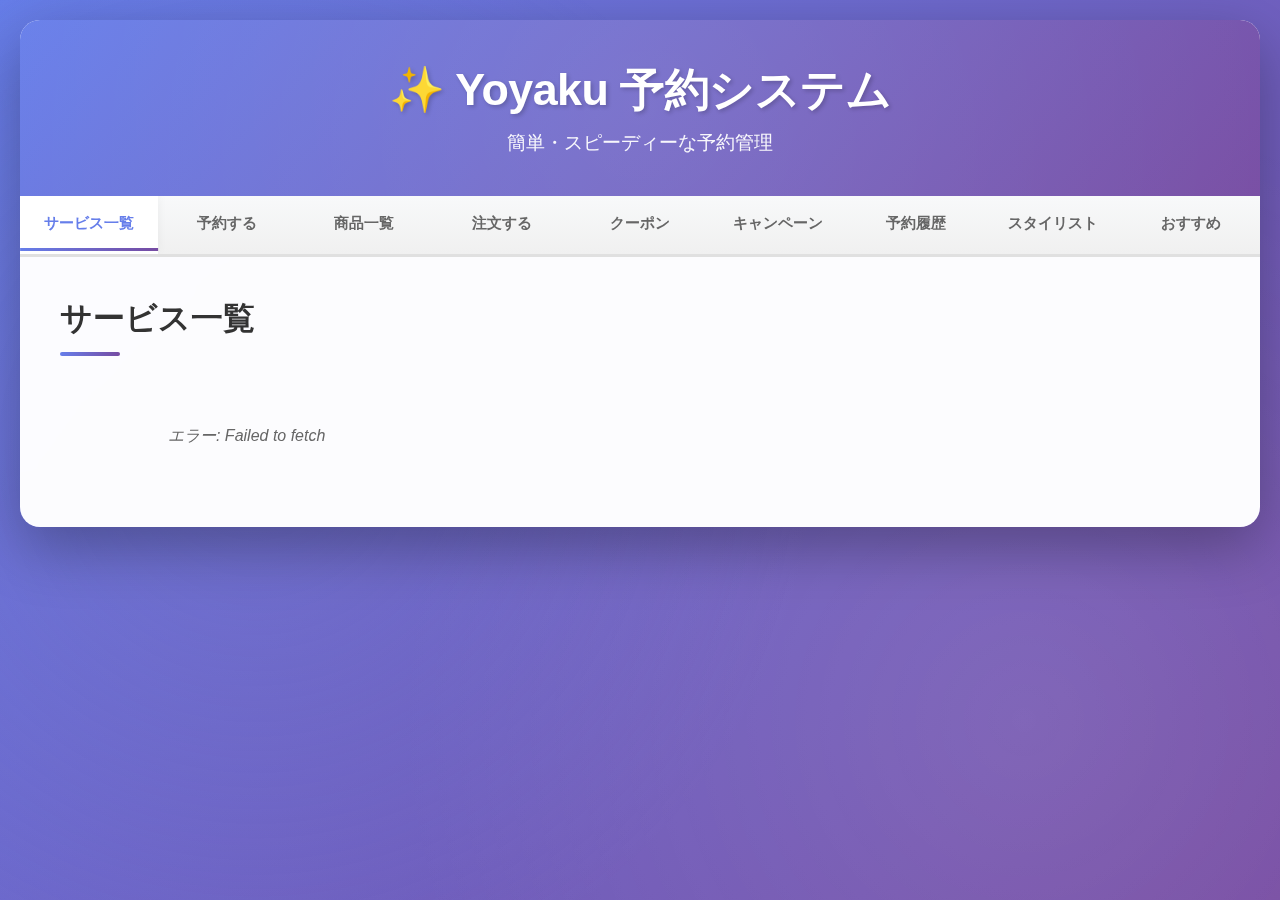
<file: static/index.html>
<!DOCTYPE html>
<html lang="ja">
<head>
    <meta charset="UTF-8">
    <meta name="viewport" content="width=device-width, initial-scale=1.0">
    <title>予約システム - Yoyaku</title>
    <link rel="stylesheet" href="/static/style.css?v=2.0">
</head>
<body>
    <div class="container">
        <!-- ヘッダー -->
        <header class="header">
            <h1>✨ Yoyaku 予約システム</h1>
            <p class="subtitle">簡単・スピーディーな予約管理</p>
        </header>

        <!-- ナビゲーション -->
        <nav class="nav-tabs">
            <button class="tab-btn active" data-tab="services">サービス一覧</button>
            <button class="tab-btn" data-tab="reservation">予約する</button>
            <button class="tab-btn" data-tab="products">商品一覧</button>
            <button class="tab-btn" data-tab="order">注文する</button>
            <button class="tab-btn" data-tab="coupons">クーポン</button>
            <button class="tab-btn" data-tab="campaigns">キャンペーン</button>
            <button class="tab-btn" data-tab="history">予約履歴</button>
            <button class="tab-btn" data-tab="stylists">スタイリスト</button>
            <button class="tab-btn" data-tab="recommendations">おすすめ</button>
        </nav>

        <!-- サービス一覧タブ -->
        <div id="services-tab" class="tab-content active">
            <h2>サービス一覧</h2>
            <div id="services-list" class="services-grid">
                <div class="loading">読み込み中...</div>
            </div>
        </div>

        <!-- 予約タブ -->
        <div id="reservation-tab" class="tab-content">
            <h2>新規予約</h2>
            <form id="reservation-form" class="reservation-form">
                <div class="form-group">
                    <label for="customer-email">メールアドレス *</label>
                    <input type="email" id="customer-email" required>
                </div>
                
                <div class="form-group">
                    <label for="customer-name">お名前</label>
                    <input type="text" id="customer-name">
                </div>
                
                <div class="form-group">
                    <label for="customer-phone">電話番号</label>
                    <input type="tel" id="customer-phone">
                </div>
                
                <div class="form-group">
                    <label for="service-select">サービス *</label>
                    <select id="service-select" required>
                        <option value="">選択してください</option>
                    </select>
                </div>
                
                <div class="form-group">
                    <label for="stylist-select">スタイリスト（オプション）</label>
                    <select id="stylist-select">
                        <option value="">指定なし</option>
                    </select>
                </div>
                
                <div class="form-group">
                    <label for="reservation-date">希望日 *</label>
                    <input type="date" id="reservation-date" required>
                </div>
                
                <div class="form-group">
                    <label for="reservation-time">希望時間 *</label>
                    <select id="reservation-time" required>
                        <option value="">選択してください</option>
                    </select>
                </div>
                
                <div class="form-group">
                    <label for="notes">備考</label>
                    <textarea id="notes" rows="3"></textarea>
                </div>
                
                <button type="submit" class="btn btn-primary">予約を確定</button>
            </form>
            
            <div id="reservation-result" class="result-message"></div>
        </div>

        <!-- 予約履歴タブ -->
        <div id="history-tab" class="tab-content">
            <h2>予約履歴</h2>
            <div class="form-group">
                <label for="history-email">メールアドレスで検索</label>
                <div class="search-box">
                    <input type="email" id="history-email" placeholder="メールアドレスを入力">
                    <button type="button" id="search-history-btn" class="btn btn-secondary">検索</button>
                </div>
            </div>
            <div id="history-list" class="history-list">
                <p class="info-text">メールアドレスを入力して検索してください</p>
            </div>
        </div>

        <!-- 商品一覧タブ -->
        <div id="products-tab" class="tab-content">
            <h2>商品一覧</h2>
            <div class="filter-group">
                <select id="product-category-filter">
                    <option value="">すべてのカテゴリ</option>
                </select>
                <label>
                    <input type="checkbox" id="in-stock-only"> 在庫ありのみ
                </label>
            </div>
            <div id="products-list" class="products-grid">
                <div class="loading">読み込み中...</div>
            </div>
        </div>

        <!-- 注文タブ -->
        <div id="order-tab" class="tab-content">
            <h2>商品・サービスを注文</h2>
            <form id="order-form" class="reservation-form">
                <div class="form-group">
                    <label for="order-customer-email">メールアドレス *</label>
                    <input type="email" id="order-customer-email" required>
                </div>
                
                <div class="form-group">
                    <label>注文アイテム *</label>
                    <div id="order-items">
                        <div class="order-item-row">
                            <select class="item-type-select">
                                <option value="service">サービス</option>
                                <option value="product">商品</option>
                            </select>
                            <select class="item-select" required>
                                <option value="">選択してください</option>
                            </select>
                            <input type="number" class="item-quantity" value="1" min="1" required>
                            <button type="button" class="btn-remove-item">削除</button>
                        </div>
                    </div>
                    <button type="button" id="add-order-item" class="btn btn-secondary" style="margin-top: 10px;">アイテムを追加</button>
                </div>
                
                <div class="form-group">
                    <label for="coupon-code">クーポンコード（オプション）</label>
                    <div class="search-box">
                        <input type="text" id="coupon-code" placeholder="クーポンコードを入力">
                        <button type="button" id="validate-coupon-btn" class="btn btn-secondary">適用</button>
                    </div>
                    <div id="coupon-result" class="result-message"></div>
                </div>
                
                <div class="order-summary">
                    <h3>注文合計</h3>
                    <div class="summary-row">
                        <span>小計:</span>
                        <span id="subtotal">¥0</span>
                    </div>
                    <div class="summary-row">
                        <span>割引:</span>
                        <span id="discount">-¥0</span>
                    </div>
                    <div class="summary-row total">
                        <span>合計:</span>
                        <span id="total">¥0</span>
                    </div>
                </div>
                
                <button type="submit" class="btn btn-primary">注文を確定</button>
            </form>
            
            <div id="order-result" class="result-message"></div>
        </div>

        <!-- クーポンタブ -->
        <div id="coupons-tab" class="tab-content">
            <h2>利用可能なクーポン</h2>
            <div id="coupons-list" class="coupons-grid">
                <div class="loading">読み込み中...</div>
            </div>
        </div>

        <!-- キャンペーンタブ -->
        <div id="campaigns-tab" class="tab-content">
            <h2>キャンペーン情報</h2>
            <div id="campaigns-list" class="campaigns-list">
                <div class="loading">読み込み中...</div>
            </div>
        </div>

        <!-- スタイリストタブ -->
        <div id="stylists-tab" class="tab-content">
            <h2>スタイリスト一覧</h2>
            <div id="stylists-list" class="stylists-grid">
                <div class="loading">読み込み中...</div>
            </div>
        </div>

        <!-- おすすめタブ -->
        <div id="recommendations-tab" class="tab-content">
            <h2>あなたへのおすすめ</h2>
            <div class="form-group">
                <label for="recommendation-email">メールアドレスを入力</label>
                <div class="search-box">
                    <input type="email" id="recommendation-email" placeholder="メールアドレスを入力">
                    <button type="button" id="get-recommendations-btn" class="btn btn-primary">おすすめを表示</button>
                </div>
            </div>
            
            <div id="recommended-services" style="margin-top: 30px;">
                <h3>おすすめサービス</h3>
                <div id="recommended-services-list" class="services-grid"></div>
            </div>
            
            <div id="recommended-products" style="margin-top: 30px;">
                <h3>おすすめ商品</h3>
                <div id="recommended-products-list" class="products-grid"></div>
            </div>
            
            <div id="recommended-times" style="margin-top: 30px;">
                <h3>おすすめ予約時間</h3>
                <div id="recommended-times-list" class="times-list"></div>
            </div>
        </div>
    </div>

    <script src="/static/app.js?v=2.0"></script>
</body>
</html>
</file>
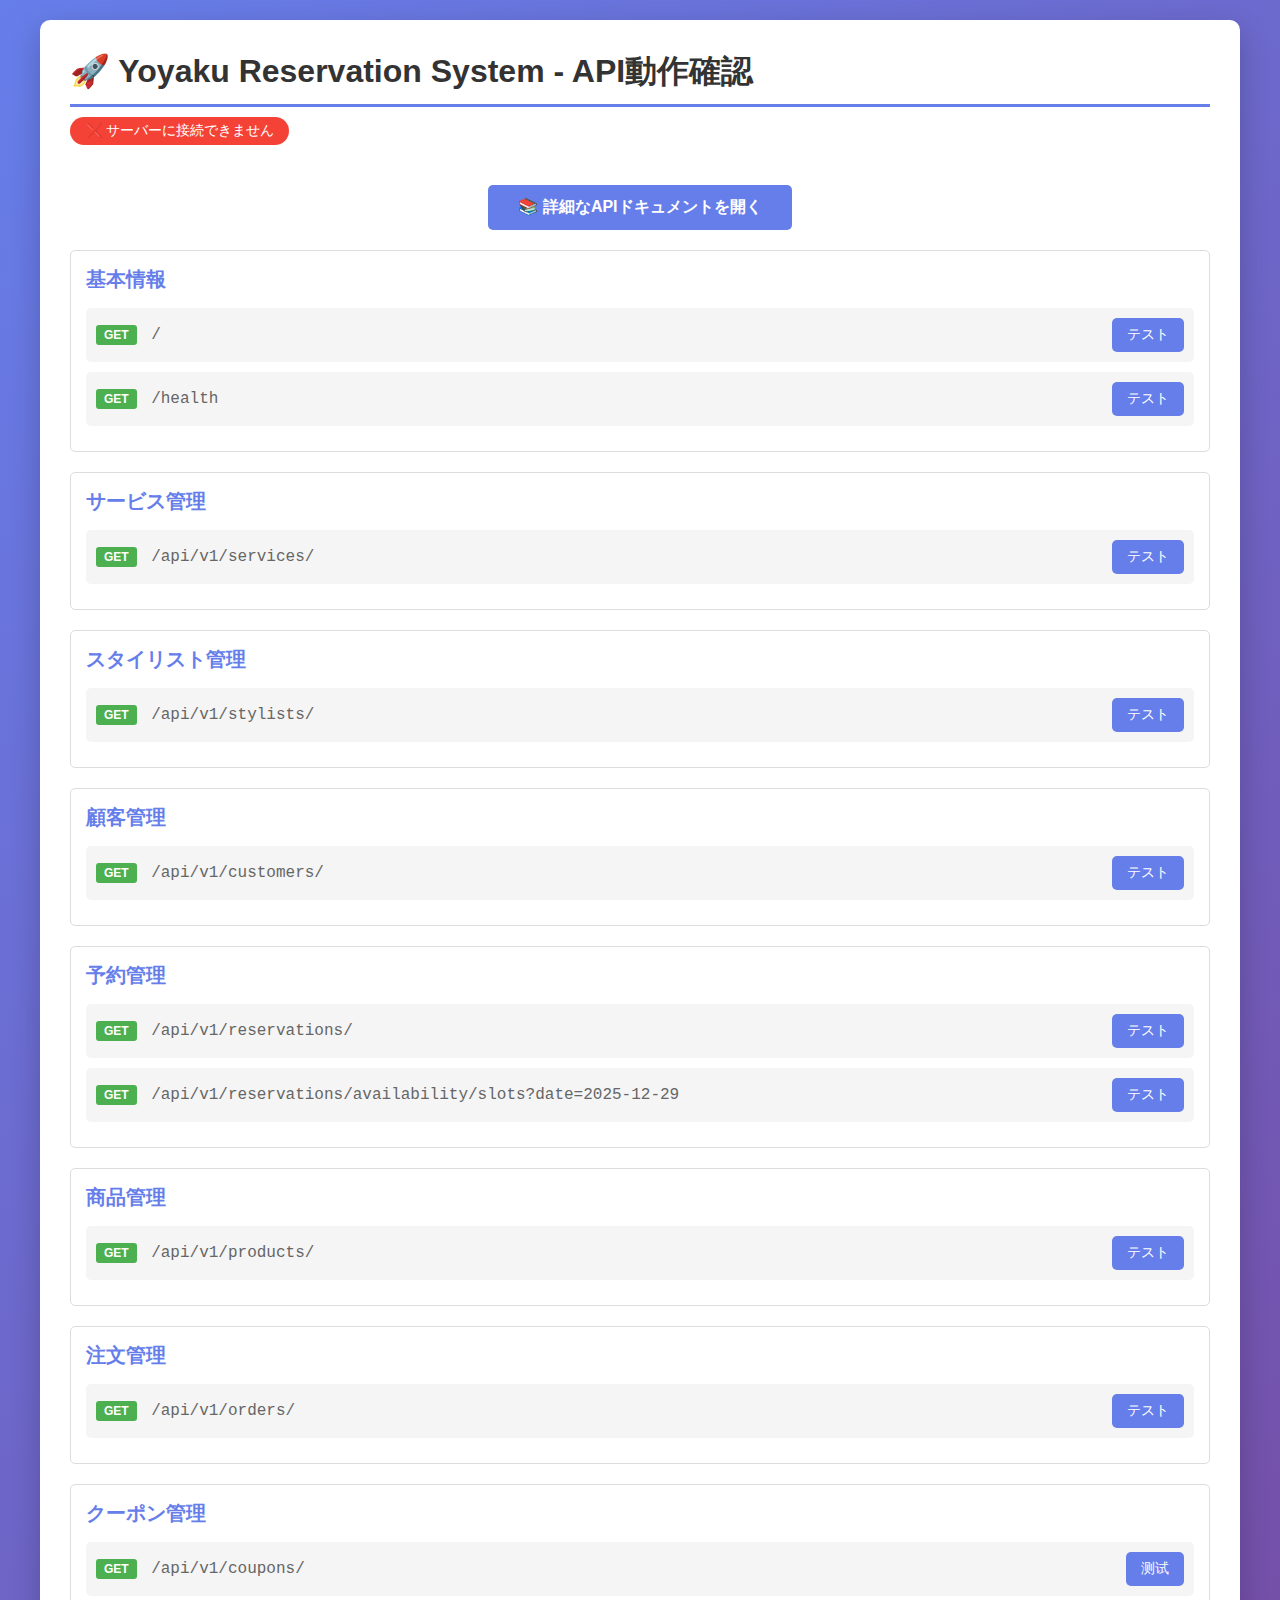
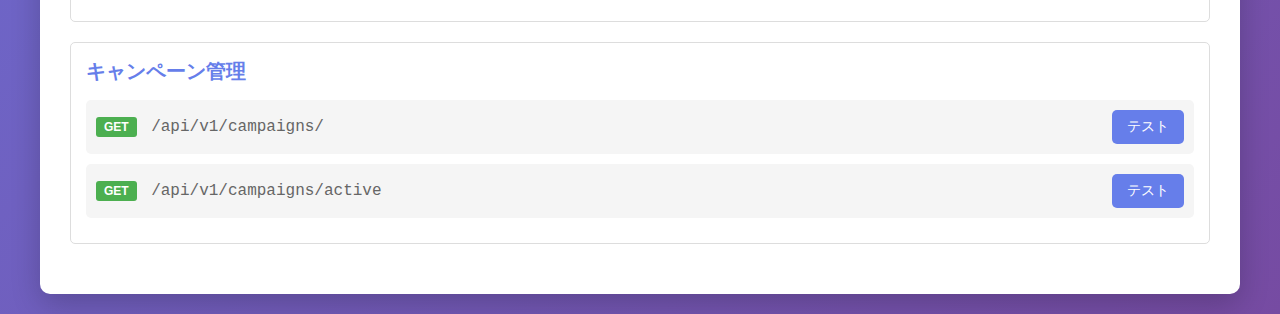
<file: test_api.html>
<!DOCTYPE html>
<html lang="ja">
<head>
    <meta charset="UTF-8">
    <meta name="viewport" content="width=device-width, initial-scale=1.0">
    <title>Yoyaku API 動作確認</title>
    <style>
        * {
            margin: 0;
            padding: 0;
            box-sizing: border-box;
        }
        body {
            font-family: 'Segoe UI', Tahoma, Geneva, Verdana, sans-serif;
            background: linear-gradient(135deg, #667eea 0%, #764ba2 100%);
            padding: 20px;
            min-height: 100vh;
        }
        .container {
            max-width: 1200px;
            margin: 0 auto;
            background: white;
            border-radius: 10px;
            padding: 30px;
            box-shadow: 0 10px 30px rgba(0,0,0,0.2);
        }
        h1 {
            color: #333;
            margin-bottom: 10px;
            border-bottom: 3px solid #667eea;
            padding-bottom: 10px;
        }
        .status {
            display: inline-block;
            padding: 5px 15px;
            border-radius: 20px;
            font-size: 14px;
            margin-bottom: 20px;
        }
        .status.online {
            background: #4caf50;
            color: white;
        }
        .status.offline {
            background: #f44336;
            color: white;
        }
        .endpoint-group {
            margin: 20px 0;
            border: 1px solid #ddd;
            border-radius: 5px;
            padding: 15px;
        }
        .endpoint-group h2 {
            color: #667eea;
            margin-bottom: 15px;
            font-size: 20px;
        }
        .endpoint {
            margin: 10px 0;
            padding: 10px;
            background: #f5f5f5;
            border-radius: 5px;
            display: flex;
            justify-content: space-between;
            align-items: center;
        }
        .endpoint-info {
            flex: 1;
        }
        .endpoint-method {
            display: inline-block;
            padding: 3px 8px;
            border-radius: 3px;
            font-size: 12px;
            font-weight: bold;
            margin-right: 10px;
        }
        .method-get { background: #4caf50; color: white; }
        .method-post { background: #2196f3; color: white; }
        .method-patch { background: #ff9800; color: white; }
        .method-delete { background: #f44336; color: white; }
        .endpoint-path {
            font-family: 'Courier New', monospace;
            color: #666;
        }
        button {
            padding: 8px 15px;
            border: none;
            border-radius: 5px;
            cursor: pointer;
            font-size: 14px;
            transition: all 0.3s;
        }
        button.test {
            background: #667eea;
            color: white;
        }
        button.test:hover {
            background: #5568d3;
        }
        button.docs {
            background: #4caf50;
            color: white;
        }
        button.docs:hover {
            background: #45a049;
        }
        .result {
            margin-top: 10px;
            padding: 10px;
            border-radius: 5px;
            display: none;
        }
        .result.success {
            background: #e8f5e9;
            border-left: 4px solid #4caf50;
        }
        .result.error {
            background: #ffebee;
            border-left: 4px solid #f44336;
        }
        .result pre {
            margin: 0;
            white-space: pre-wrap;
            word-wrap: break-word;
            font-size: 12px;
        }
        .loading {
            display: inline-block;
            width: 20px;
            height: 20px;
            border: 3px solid #f3f3f3;
            border-top: 3px solid #667eea;
            border-radius: 50%;
            animation: spin 1s linear infinite;
            margin-left: 10px;
        }
        @keyframes spin {
            0% { transform: rotate(0deg); }
            100% { transform: rotate(360deg); }
        }
        .api-link {
            text-align: center;
            margin: 20px 0;
        }
        .api-link a {
            display: inline-block;
            padding: 12px 30px;
            background: #667eea;
            color: white;
            text-decoration: none;
            border-radius: 5px;
            font-weight: bold;
            transition: all 0.3s;
        }
        .api-link a:hover {
            background: #5568d3;
            transform: translateY(-2px);
        }
    </style>
</head>
<body>
    <div class="container">
        <h1>🚀 Yoyaku Reservation System - API動作確認</h1>
        <div id="status" class="status offline">サーバー状態を確認中...</div>
        
        <div class="api-link">
            <a href="http://localhost:8000/docs" target="_blank">📚 詳細なAPIドキュメントを開く</a>
        </div>

        <div class="endpoint-group">
            <h2>基本情報</h2>
            <div class="endpoint">
                <div class="endpoint-info">
                    <span class="endpoint-method method-get">GET</span>
                    <span class="endpoint-path">/</span>
                </div>
                <button class="test" onclick="testEndpoint('/', 'GET')">テスト</button>
            </div>
            <div class="endpoint">
                <div class="endpoint-info">
                    <span class="endpoint-method method-get">GET</span>
                    <span class="endpoint-path">/health</span>
                </div>
                <button class="test" onclick="testEndpoint('/health', 'GET')">テスト</button>
            </div>
            <div id="result-basic" class="result"></div>
        </div>

        <div class="endpoint-group">
            <h2>サービス管理</h2>
            <div class="endpoint">
                <div class="endpoint-info">
                    <span class="endpoint-method method-get">GET</span>
                    <span class="endpoint-path">/api/v1/services/</span>
                </div>
                <button class="test" onclick="testEndpoint('/api/v1/services/', 'GET')">テスト</button>
            </div>
            <div id="result-services" class="result"></div>
        </div>

        <div class="endpoint-group">
            <h2>スタイリスト管理</h2>
            <div class="endpoint">
                <div class="endpoint-info">
                    <span class="endpoint-method method-get">GET</span>
                    <span class="endpoint-path">/api/v1/stylists/</span>
                </div>
                <button class="test" onclick="testEndpoint('/api/v1/stylists/', 'GET')">テスト</button>
            </div>
            <div id="result-stylists" class="result"></div>
        </div>

        <div class="endpoint-group">
            <h2>顧客管理</h2>
            <div class="endpoint">
                <div class="endpoint-info">
                    <span class="endpoint-method method-get">GET</span>
                    <span class="endpoint-path">/api/v1/customers/</span>
                </div>
                <button class="test" onclick="testEndpoint('/api/v1/customers/', 'GET')">テスト</button>
            </div>
            <div id="result-customers" class="result"></div>
        </div>

        <div class="endpoint-group">
            <h2>予約管理</h2>
            <div class="endpoint">
                <div class="endpoint-info">
                    <span class="endpoint-method method-get">GET</span>
                    <span class="endpoint-path">/api/v1/reservations/</span>
                </div>
                <button class="test" onclick="testEndpoint('/api/v1/reservations/', 'GET')">テスト</button>
            </div>
            <div class="endpoint">
                <div class="endpoint-info">
                    <span class="endpoint-method method-get">GET</span>
                    <span class="endpoint-path">/api/v1/reservations/availability/slots?date=2025-12-29</span>
                </div>
                <button class="test" onclick="testEndpoint('/api/v1/reservations/availability/slots?date=2025-12-29', 'GET')">テスト</button>
            </div>
            <div id="result-reservations" class="result"></div>
        </div>

        <div class="endpoint-group">
            <h2>商品管理</h2>
            <div class="endpoint">
                <div class="endpoint-info">
                    <span class="endpoint-method method-get">GET</span>
                    <span class="endpoint-path">/api/v1/products/</span>
                </div>
                <button class="test" onclick="testEndpoint('/api/v1/products/', 'GET')">テスト</button>
            </div>
            <div id="result-products" class="result"></div>
        </div>

        <div class="endpoint-group">
            <h2>注文管理</h2>
            <div class="endpoint">
                <div class="endpoint-info">
                    <span class="endpoint-method method-get">GET</span>
                    <span class="endpoint-path">/api/v1/orders/</span>
                </div>
                <button class="test" onclick="testEndpoint('/api/v1/orders/', 'GET')">テスト</button>
            </div>
            <div id="result-orders" class="result"></div>
        </div>

        <div class="endpoint-group">
            <h2>クーポン管理</h2>
            <div class="endpoint">
                <div class="endpoint-info">
                    <span class="endpoint-method method-get">GET</span>
                    <span class="endpoint-path">/api/v1/coupons/</span>
                </div>
                <button class="test" onclick="testEndpoint('/api/v1/coupons/', 'GET')">测试</button>
            </div>
            <div id="result-coupons" class="result"></div>
        </div>

        <div class="endpoint-group">
            <h2>キャンペーン管理</h2>
            <div class="endpoint">
                <div class="endpoint-info">
                    <span class="endpoint-method method-get">GET</span>
                    <span class="endpoint-path">/api/v1/campaigns/</span>
                </div>
                <button class="test" onclick="testEndpoint('/api/v1/campaigns/', 'GET')">テスト</button>
            </div>
            <div class="endpoint">
                <div class="endpoint-info">
                    <span class="endpoint-method method-get">GET</span>
                    <span class="endpoint-path">/api/v1/campaigns/active</span>
                </div>
                <button class="test" onclick="testEndpoint('/api/v1/campaigns/active', 'GET')">テスト</button>
            </div>
            <div id="result-campaigns" class="result"></div>
        </div>
    </div>

    <script>
        const API_BASE = 'http://localhost:8000';
        
        // サーバーステータス確認
        async function checkStatus() {
            try {
                const response = await fetch(`${API_BASE}/health`);
                const data = await response.json();
                const statusEl = document.getElementById('status');
                if (data.status === 'healthy') {
                    statusEl.textContent = '✅ サーバー稼働中';
                    statusEl.className = 'status online';
                } else {
                    statusEl.textContent = '⚠️ サーバー応答異常';
                    statusEl.className = 'status offline';
                }
            } catch (error) {
                const statusEl = document.getElementById('status');
                statusEl.textContent = '❌ サーバーに接続できません';
                statusEl.className = 'status offline';
            }
        }

        // エンドポイントテスト
        async function testEndpoint(path, method = 'GET') {
            const resultId = getResultId(path);
            const resultEl = document.getElementById(resultId);
            resultEl.style.display = 'block';
            resultEl.className = 'result';
            resultEl.innerHTML = '<div class="loading"></div> リクエスト送信中...';

            try {
                const url = `${API_BASE}${path}`;
                const options = {
                    method: method,
                    headers: {
                        'Content-Type': 'application/json',
                    }
                };

                const response = await fetch(url, options);
                const data = await response.json();

                if (response.ok) {
                    resultEl.className = 'result success';
                    resultEl.innerHTML = `
                        <strong>✅ 成功 (${response.status})</strong>
                        <pre>${JSON.stringify(data, null, 2)}</pre>
                    `;
                } else {
                    resultEl.className = 'result error';
                    resultEl.innerHTML = `
                        <strong>❌ エラー (${response.status})</strong>
                        <pre>${JSON.stringify(data, null, 2)}</pre>
                    `;
                }
            } catch (error) {
                resultEl.className = 'result error';
                resultEl.innerHTML = `
                    <strong>❌ エラー</strong>
                    <pre>${error.message}</pre>
                `;
            }
        }

        // 結果エリアのIDを取得
        function getResultId(path) {
            if (path.startsWith('/api/v1/services')) return 'result-services';
            if (path.startsWith('/api/v1/stylists')) return 'result-stylists';
            if (path.startsWith('/api/v1/customers')) return 'result-customers';
            if (path.startsWith('/api/v1/reservations')) return 'result-reservations';
            if (path.startsWith('/api/v1/products')) return 'result-products';
            if (path.startsWith('/api/v1/orders')) return 'result-orders';
            if (path.startsWith('/api/v1/coupons')) return 'result-coupons';
            if (path.startsWith('/api/v1/campaigns')) return 'result-campaigns';
            return 'result-basic';
        }

        // ページ読み込み時にステータス確認
        checkStatus();
        setInterval(checkStatus, 30000); // 30秒ごとに確認
    </script>
</body>
</html>
</file>
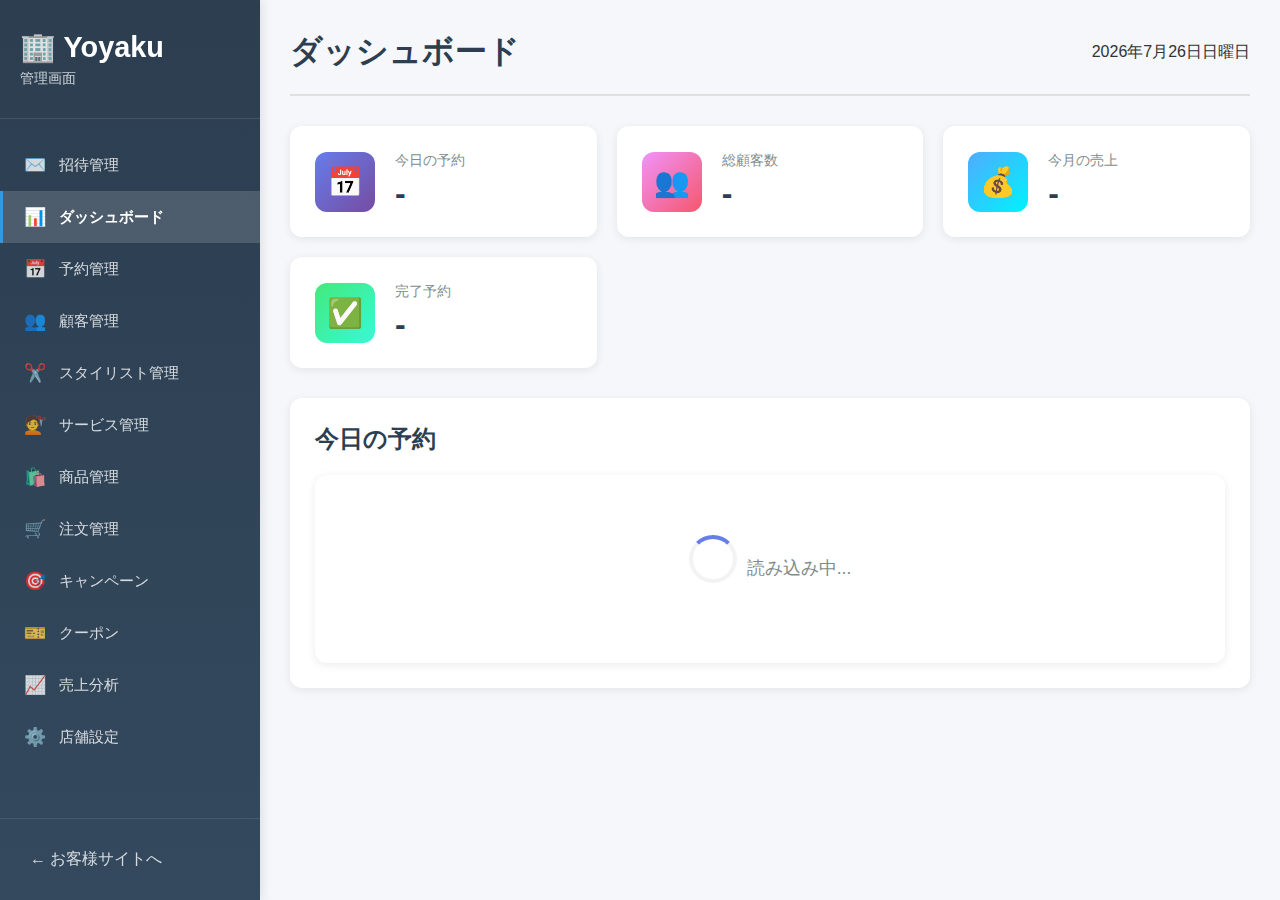
<file: static/admin.html>
<!DOCTYPE html>
<html lang="ja">
<head>
    <meta charset="UTF-8">
    <meta name="viewport" content="width=device-width, initial-scale=1.0">
    <title>管理画面 - Yoyaku</title>
    <link rel="stylesheet" href="/static/admin.css?v=1.0">
</head>
<body>
    <div class="admin-container">
        <!-- サイドバー -->
        <aside class="sidebar">
            <div class="sidebar-header">
                <h2>🏢 Yoyaku</h2>
                <p class="admin-title">管理画面</p>
            </div>
            <nav class="sidebar-nav">
                <button class="nav-item" data-page="invitations">
                    <span class="icon">✉️</span>
                    <span>招待管理</span>
                </button>
                <button class="nav-item active" data-page="dashboard">
                    <span class="icon">📊</span>
                    <span>ダッシュボード</span>
                </button>
                <button class="nav-item" data-page="reservations">
                    <span class="icon">📅</span>
                    <span>予約管理</span>
                </button>
                <button class="nav-item" data-page="customers">
                    <span class="icon">👥</span>
                    <span>顧客管理</span>
                </button>
                <button class="nav-item" data-page="stylists">
                    <span class="icon">✂️</span>
                    <span>スタイリスト管理</span>
                </button>
                <button class="nav-item" data-page="services">
                    <span class="icon">💇</span>
                    <span>サービス管理</span>
                </button>
                <button class="nav-item" data-page="products">
                    <span class="icon">🛍️</span>
                    <span>商品管理</span>
                </button>
                <button class="nav-item" data-page="orders">
                    <span class="icon">🛒</span>
                    <span>注文管理</span>
                </button>
                <button class="nav-item" data-page="campaigns">
                    <span class="icon">🎯</span>
                    <span>キャンペーン</span>
                </button>
                <button class="nav-item" data-page="coupons">
                    <span class="icon">🎫</span>
                    <span>クーポン</span>
                </button>
                <button class="nav-item" data-page="analytics">
                    <span class="icon">📈</span>
                    <span>売上分析</span>
                </button>
                <button class="nav-item" data-page="shop-settings">
                    <span class="icon">⚙️</span>
                    <span>店舗設定</span>
                </button>
            </nav>
            <div class="sidebar-footer">
                <a href="/" class="back-to-site">← お客様サイトへ</a>
            </div>
        </aside>

        <!-- メインコンテンツ -->
        <main class="main-content">
            <!-- ダッシュボード -->
            <div id="dashboard-page" class="page active">
                <div class="page-header">
                    <h1>ダッシュボード</h1>
                    <div class="header-actions">
                        <span id="current-date"></span>
                    </div>
                </div>

                <!-- 統計カード -->
                <div class="stats-grid">
                    <div class="stat-card">
                        <div class="stat-icon" style="background: linear-gradient(135deg, #667eea, #764ba2);">📅</div>
                        <div class="stat-content">
                            <div class="stat-label">今日の予約</div>
                            <div class="stat-value" id="today-reservations">-</div>
                        </div>
                    </div>
                    <div class="stat-card">
                        <div class="stat-icon" style="background: linear-gradient(135deg, #f093fb, #f5576c);">👥</div>
                        <div class="stat-content">
                            <div class="stat-label">総顧客数</div>
                            <div class="stat-value" id="total-customers">-</div>
                        </div>
                    </div>
                    <div class="stat-card">
                        <div class="stat-icon" style="background: linear-gradient(135deg, #4facfe, #00f2fe);">💰</div>
                        <div class="stat-content">
                            <div class="stat-label">今月の売上</div>
                            <div class="stat-value" id="monthly-revenue">-</div>
                        </div>
                    </div>
                    <div class="stat-card">
                        <div class="stat-icon" style="background: linear-gradient(135deg, #43e97b, #38f9d7);">✅</div>
                        <div class="stat-content">
                            <div class="stat-label">完了予約</div>
                            <div class="stat-value" id="completed-reservations">-</div>
                        </div>
                    </div>
                </div>

                <!-- 今日の予約一覧 -->
                <div class="section">
                    <h2>今日の予約</h2>
                    <div id="today-reservations-list" class="reservations-table-container">
                        <div class="loading">読み込み中...</div>
                    </div>
                </div>
            </div>

            <!-- 予約管理 -->
            <div id="reservations-page" class="page">
                <div class="page-header">
                    <h1>予約管理</h1>
                    <div class="header-actions">
                        <select id="reservation-status-filter">
                            <option value="">すべて</option>
                            <option value="pending">保留中</option>
                            <option value="confirmed">確認済み</option>
                            <option value="completed">完了</option>
                            <option value="cancelled">キャンセル</option>
                        </select>
                        <input type="date" id="reservation-date-filter">
                    </div>
                </div>
                <div id="reservations-list" class="reservations-table-container">
                    <div class="loading">読み込み中...</div>
                </div>
            </div>

            <!-- 招待管理 -->
            <div id="invitations-page" class="page">
                <div class="page-header">
                    <h1>招待管理</h1>
                    <div class="header-actions">
                        <button class="btn btn-primary" id="create-invitation-btn">新規招待作成</button>
                    </div>
                </div>
                
                <!-- 招待作成フォーム（モーダル） -->
                <div id="invitation-modal" class="modal" style="display: none;">
                    <div class="modal-content">
                        <div class="modal-header">
                            <h2>新規招待作成</h2>
                            <button class="modal-close" onclick="closeInvitationModal()">&times;</button>
                        </div>
                        <form id="invitation-form">
                            <div class="form-group">
                                <label for="invitation-email">招待メールアドレス *</label>
                                <input type="email" id="invitation-email" required placeholder="example@example.com">
                                <small>招待URLを送信するメールアドレス</small>
                            </div>
                            <div class="form-group">
                                <label for="invitation-shop-name">店舗名（オプション）</label>
                                <input type="text" id="invitation-shop-name" placeholder="例: サロンABC">
                            </div>
                            <div class="form-group">
                                <label for="invitation-expires-days">有効期限（日数）</label>
                                <input type="number" id="invitation-expires-days" value="7" min="1" max="30">
                            </div>
                            <div class="form-actions">
                                <button type="button" class="btn btn-secondary" onclick="closeInvitationModal()">キャンセル</button>
                                <button type="submit" class="btn btn-primary">招待を作成</button>
                            </div>
                        </form>
                    </div>
                </div>

                <!-- フィルター -->
                <div class="filter-bar">
                    <select id="invitation-status-filter">
                        <option value="">すべて</option>
                        <option value="false">未使用</option>
                        <option value="true">使用済み</option>
                    </select>
                </div>

                <!-- 招待一覧 -->
                <div id="invitations-list" class="table-container">
                    <div class="loading">読み込み中...</div>
                </div>
            </div>

            <!-- 顧客管理 -->
            <div id="customers-page" class="page">
                <div class="page-header">
                    <h1>顧客管理</h1>
                    <div class="header-actions">
                        <input type="text" id="customer-search" placeholder="名前・メールで検索">
                        <button class="btn btn-primary" id="add-customer-btn">新規顧客追加</button>
                    </div>
                </div>
                <div id="customers-list" class="table-container">
                    <div class="loading">読み込み中...</div>
                </div>
            </div>

            <!-- スタイリスト管理 -->
            <div id="stylists-page" class="page">
                <div class="page-header">
                    <h1>スタイリスト管理</h1>
                    <div class="header-actions">
                        <button class="btn btn-primary" id="add-stylist-btn">新規スタイリスト追加</button>
                    </div>
                </div>
                <div id="stylists-list" class="table-container">
                    <div class="loading">読み込み中...</div>
                </div>
            </div>

            <!-- サービス管理 -->
            <div id="services-page" class="page">
                <div class="page-header">
                    <h1>サービス管理</h1>
                    <div class="header-actions">
                        <button class="btn btn-primary" id="add-service-btn">新規サービス追加</button>
                    </div>
                </div>
                <div id="services-list" class="table-container">
                    <div class="loading">読み込み中...</div>
                </div>
            </div>

            <!-- 商品管理 -->
            <div id="products-page" class="page">
                <div class="page-header">
                    <h1>商品管理</h1>
                    <div class="header-actions">
                        <button class="btn btn-primary" id="add-product-btn">新規商品追加</button>
                    </div>
                </div>
                <div id="products-list" class="table-container">
                    <div class="loading">読み込み中...</div>
                </div>
            </div>

            <!-- 注文管理 -->
            <div id="orders-page" class="page">
                <div class="page-header">
                    <h1>注文管理</h1>
                    <div class="header-actions">
                        <select id="order-status-filter">
                            <option value="">すべて</option>
                            <option value="pending">処理中</option>
                            <option value="completed">完了</option>
                            <option value="cancelled">キャンセル</option>
                        </select>
                    </div>
                </div>
                <div id="orders-list" class="table-container">
                    <div class="loading">読み込み中...</div>
                </div>
            </div>

            <!-- キャンペーン管理 -->
            <div id="campaigns-page" class="page">
                <div class="page-header">
                    <h1>キャンペーン管理</h1>
                    <div class="header-actions">
                        <button class="btn btn-primary" id="add-campaign-btn">新規キャンペーン作成</button>
                    </div>
                </div>
                <div id="campaigns-list" class="table-container">
                    <div class="loading">読み込み中...</div>
                </div>
            </div>

            <!-- クーポン管理 -->
            <div id="coupons-page" class="page">
                <div class="page-header">
                    <h1>クーポン管理</h1>
                    <div class="header-actions">
                        <button class="btn btn-primary" id="add-coupon-btn">新規クーポン作成</button>
                    </div>
                </div>
                <div id="coupons-list" class="table-container">
                    <div class="loading">読み込み中...</div>
                </div>
            </div>

            <!-- 売上分析 -->
            <div id="analytics-page" class="page">
                <div class="page-header">
                    <h1>売上分析</h1>
                    <div class="header-actions">
                        <select id="analytics-period">
                            <option value="today">今日</option>
                            <option value="week">今週</option>
                            <option value="month" selected>今月</option>
                            <option value="year">今年</option>
                        </select>
                    </div>
                </div>
                <div class="analytics-content">
                    <div class="analytics-card">
                        <h3>売上推移</h3>
                        <div id="revenue-chart" class="chart-placeholder">
                            <p>売上データを読み込み中...</p>
                        </div>
                    </div>
                    <div class="analytics-grid">
                        <div class="analytics-card">
                            <h3>人気サービス</h3>
                            <div id="popular-services" class="list-placeholder">読み込み中...</div>
                        </div>
                        <div class="analytics-card">
                            <h3>人気商品</h3>
                            <div id="popular-products" class="list-placeholder">読み込み中...</div>
                        </div>
                    </div>
                </div>
            </div>
        </main>
    </div>

    <script src="/static/admin.js?v=1.0"></script>
</body>
</html>
</file>
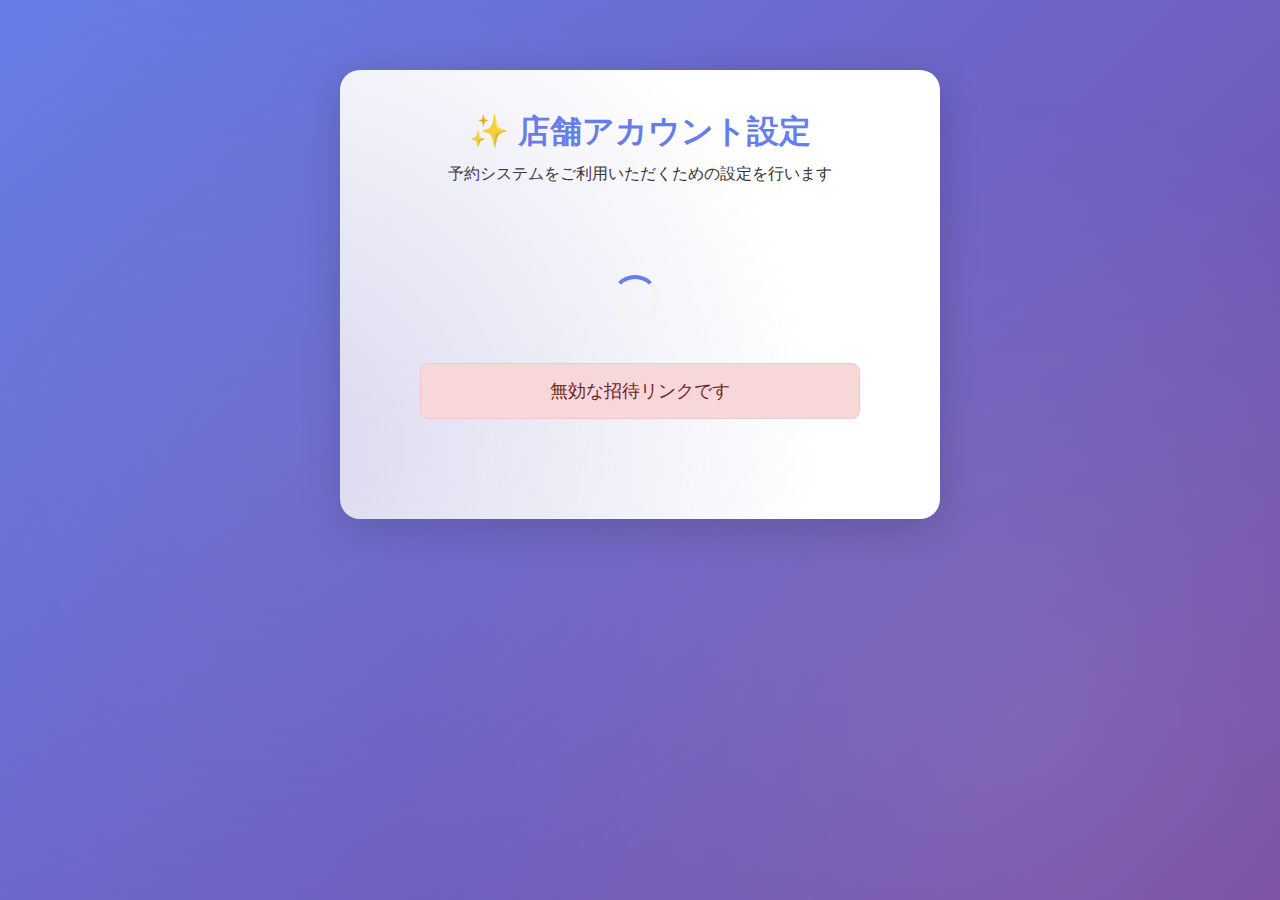
<file: static/invite.html>
<!DOCTYPE html>
<html lang="ja">
<head>
    <meta charset="UTF-8">
    <meta name="viewport" content="width=device-width, initial-scale=1.0">
    <title>店舗アカウント設定 - Yoyaku</title>
    <link rel="stylesheet" href="/static/style.css?v=2.1">
    <meta http-equiv="Cache-Control" content="no-cache, no-store, must-revalidate">
    <meta http-equiv="Pragma" content="no-cache">
    <meta http-equiv="Expires" content="0">
    <style>
        .invite-container {
            max-width: 600px;
            margin: 50px auto;
            padding: 40px;
            background: white;
            border-radius: 20px;
            box-shadow: 0 10px 40px rgba(0,0,0,0.2);
        }
        .invite-header {
            text-align: center;
            margin-bottom: 30px;
        }
        .invite-header h1 {
            color: #667eea;
            margin-bottom: 10px;
        }
        .invite-form {
            margin-top: 30px;
        }
        .form-group {
            margin-bottom: 20px;
        }
        .form-group label {
            display: block;
            margin-bottom: 8px;
            font-weight: 600;
            color: #333;
        }
        .form-group input {
            width: 100%;
            padding: 12px;
            border: 2px solid #ddd;
            border-radius: 8px;
            font-size: 16px;
        }
        .form-group input:focus {
            outline: none;
            border-color: #667eea;
        }
        .result-message {
            margin-top: 20px;
            padding: 15px;
            border-radius: 8px;
            display: none;
        }
        .result-message.success {
            background: #d4edda;
            border: 1px solid #c3e6cb;
            color: #155724;
            display: block;
        }
        .result-message.error {
            background: #f8d7da;
            border: 1px solid #f5c6cb;
            color: #721c24;
            display: block;
        }
        .info-box {
            background: #e7f3ff;
            border: 1px solid #b3d9ff;
            border-radius: 8px;
            padding: 15px;
            margin-bottom: 20px;
        }
    </style>
</head>
<body>
    <div class="invite-container">
        <div class="invite-header">
            <h1>✨ 店舗アカウント設定</h1>
            <p>予約システムをご利用いただくための設定を行います</p>
        </div>

        <div id="loading" class="loading">招待を確認中...</div>

        <div id="invite-form-container" style="display: none;">
            <div class="info-box">
                <strong>招待メール:</strong> <span id="invite-email"></span><br>
                <small style="color: #666;">※ このメールアドレスは招待通知用です。ログイン用メールアドレスは別途設定してください。</small>
            </div>

            <form id="invite-form" class="invite-form">
                <div class="form-group">
                    <label for="shop-name">店舗名 *</label>
                    <input type="text" id="shop-name" name="shop_name" required>
                </div>

                <div class="form-group">
                    <label for="login-email">ログイン用メールアドレス *</label>
                    <input type="email" id="login-email" name="login_email" required>
                    <small style="color: #666; font-size: 0.9em;">ログイン時に使用するメールアドレス（他の店舗と重複しても問題ありません）</small>
                </div>

                <div class="form-group">
                    <label for="admin-name">管理者名（店舗オーナー名） *</label>
                    <input type="text" id="admin-name" name="admin_name" required>
                </div>

                <div class="form-group">
                    <label for="admin-email">管理者メールアドレス（連絡先） *</label>
                    <input type="email" id="admin-email" name="admin_email" required>
                    <small style="color: #666; font-size: 0.9em;">連絡先として使用するメールアドレス</small>
                </div>

                <div class="form-group">
                    <label for="shop-password">パスワード *</label>
                    <input type="password" id="shop-password" name="shop_password" required minlength="8">
                    <small style="color: #666; font-size: 0.9em;">8文字以上</small>
                </div>

                <div class="form-group">
                    <label for="shop-password-confirm">パスワード（確認） *</label>
                    <input type="password" id="shop-password-confirm" name="shop_password_confirm" required>
                </div>

                <button type="submit" class="btn btn-primary" style="width: 100%; margin-top: 20px;">
                    アカウントを作成
                </button>
            </form>

            <div id="invite-result" class="result-message"></div>
        </div>
    </div>

    <script>
        // APIベースURLを動的に取得
        const API_BASE = `${window.location.protocol}//${window.location.host}/api/v1`;
        
        // URLからトークンを取得
        const token = window.location.pathname.split('/invite/')[1];
        
        if (!token) {
            document.getElementById('loading').innerHTML = '<div class="result-message error">無効な招待リンクです</div>';
        } else {
            // 招待を検証
            verifyInvitation(token);
        }

        async function verifyInvitation(token) {
            try {
                const response = await fetch(`${API_BASE}/invitations/verify/${token}`);
                
                if (response.ok) {
                    const data = await response.json();
                    
                    if (data.valid) {
                        // フォームを表示
                        document.getElementById('loading').style.display = 'none';
                        document.getElementById('invite-form-container').style.display = 'block';
                        document.getElementById('invite-email').textContent = data.email;
                        // shop_nameが存在し、文字化けしていない場合のみ設定
                        // 文字化けチェック: 日本語以外の文字が多く含まれている場合は無視
                        if (data.shop_name && data.shop_name.trim()) {
                            const shopName = data.shop_name.trim();
                            // 文字化けの可能性がある文字列（繝、亥、苓など）が含まれていないかチェック
                            const garbledPattern = /[繝亥苓]/;
                            if (!garbledPattern.test(shopName)) {
                                document.getElementById('shop-name').value = shopName;
                            }
                        }
                    } else {
                        document.getElementById('loading').innerHTML = '<div class="result-message error">無効な招待です</div>';
                    }
                } else {
                    const error = await response.json();
                    document.getElementById('loading').innerHTML = `<div class="result-message error">${error.detail || '招待の確認に失敗しました'}</div>`;
                }
            } catch (error) {
                document.getElementById('loading').innerHTML = `<div class="result-message error">エラー: ${error.message}</div>`;
            }
        }

        document.getElementById('invite-form')?.addEventListener('submit', async (e) => {
            e.preventDefault();
            
            const resultDiv = document.getElementById('invite-result');
            resultDiv.className = 'result-message';
            resultDiv.textContent = 'アカウント作成中...';
            resultDiv.style.display = 'block';
            
            const password = document.getElementById('shop-password').value;
            const passwordConfirm = document.getElementById('shop-password-confirm').value;
            
            if (password !== passwordConfirm) {
                resultDiv.className = 'result-message error';
                resultDiv.textContent = 'パスワードが一致しません';
                return;
            }
            
            // ログイン用メールアドレスの存在確認
            const loginEmailElement = document.getElementById('login-email');
            if (!loginEmailElement) {
                resultDiv.className = 'result-message error';
                resultDiv.textContent = 'エラー: ログイン用メールアドレスフィールドが見つかりません。ページを再読み込みしてください（Ctrl+F5）。';
                return;
            }
            
            const loginEmail = loginEmailElement.value;
            if (!loginEmail || loginEmail.trim() === '') {
                resultDiv.className = 'result-message error';
                resultDiv.textContent = 'ログイン用メールアドレスを入力してください';
                return;
            }
            
            try {
                const requestBody = {
                    token: token,
                    shop_name: document.getElementById('shop-name').value,
                    login_email: loginEmail,
                    shop_password: password,
                    admin_name: document.getElementById('admin-name').value,
                    admin_email: document.getElementById('admin-email').value
                };
                
                console.log('送信データ:', requestBody);
                
                const response = await fetch(`${API_BASE}/invitations/accept`, {
                    method: 'POST',
                    headers: { 'Content-Type': 'application/json' },
                    body: JSON.stringify(requestBody)
                });
                
                if (response.ok) {
                    const data = await response.json();
                    resultDiv.className = 'result-message success';
                    resultDiv.innerHTML = `
                        <strong>✅ アカウントが作成されました！</strong><br>
                        <p style="margin-top: 10px;">管理画面にログインして、予約システムをご利用ください。</p>
                        <a href="/static/admin.html" style="display: inline-block; margin-top: 15px; padding: 10px 20px; background: #667eea; color: white; text-decoration: none; border-radius: 5px;">管理画面へ</a>
                    `;
                    document.getElementById('invite-form').style.display = 'none';
                } else {
                    const errorData = await response.json();
                    resultDiv.className = 'result-message error';
                    // エラーメッセージを詳細に表示
                    let errorMessage = 'アカウントの作成に失敗しました';
                    if (errorData.detail) {
                        if (Array.isArray(errorData.detail)) {
                            // バリデーションエラーの場合
                            errorMessage = errorData.detail.map(e => `${e.loc.join('.')}: ${e.msg}`).join('\n');
                        } else {
                            errorMessage = errorData.detail;
                        }
                    }
                    resultDiv.textContent = `エラー: ${errorMessage}`;
                    console.error('API Error:', errorData);
                }
            } catch (error) {
                resultDiv.className = 'result-message error';
                resultDiv.textContent = `エラー: ${error.message}`;
            }
        });
    </script>
</body>
</html>
</file>
<file: static/style.css>
* {
    margin: 0;
    padding: 0;
    box-sizing: border-box;
}

body {
    font-family: -apple-system, BlinkMacSystemFont, 'Segoe UI', 'Hiragino Kaku Gothic ProN', 'Hiragino Sans', Meiryo, sans-serif;
    background: linear-gradient(135deg, #667eea 0%, #764ba2 100%);
    min-height: 100vh;
    padding: 20px;
    color: #333;
    position: relative;
}

body::before {
    content: '';
    position: fixed;
    top: 0;
    left: 0;
    right: 0;
    bottom: 0;
    background: 
        radial-gradient(circle at 20% 50%, rgba(120, 119, 198, 0.3) 0%, transparent 50%),
        radial-gradient(circle at 80% 80%, rgba(255, 255, 255, 0.1) 0%, transparent 50%);
    pointer-events: none;
    z-index: 0;
}

.container {
    max-width: 1400px;
    margin: 0 auto;
    background: rgba(255, 255, 255, 0.98);
    border-radius: 20px;
    box-shadow: 0 20px 60px rgba(0,0,0,0.3);
    overflow: hidden;
    position: relative;
    z-index: 1;
    backdrop-filter: blur(10px);
}

/* ヘッダー */
.header {
    background: linear-gradient(135deg, #667eea 0%, #764ba2 100%);
    color: white;
    padding: 40px 30px;
    text-align: center;
    position: relative;
    overflow: hidden;
}

.header::before {
    content: '';
    position: absolute;
    top: -50%;
    left: -50%;
    width: 200%;
    height: 200%;
    background: radial-gradient(circle, rgba(255,255,255,0.1) 0%, transparent 70%);
    animation: pulse 8s ease-in-out infinite;
}

@keyframes pulse {
    0%, 100% { transform: scale(1); opacity: 0.5; }
    50% { transform: scale(1.1); opacity: 0.8; }
}

.header h1 {
    font-size: 2.8em;
    margin-bottom: 10px;
    font-weight: 700;
    text-shadow: 2px 2px 4px rgba(0,0,0,0.2);
    position: relative;
    z-index: 1;
    letter-spacing: -0.5px;
}

.subtitle {
    font-size: 1.2em;
    opacity: 0.95;
    font-weight: 300;
    position: relative;
    z-index: 1;
}

/* タブナビゲーション */
.nav-tabs {
    display: flex;
    background: linear-gradient(to bottom, #f8f9fa, #f0f0f0);
    border-bottom: 3px solid #e0e0e0;
    overflow-x: auto;
    scrollbar-width: thin;
}

.nav-tabs::-webkit-scrollbar {
    height: 6px;
}

.nav-tabs::-webkit-scrollbar-track {
    background: #f0f0f0;
}

.nav-tabs::-webkit-scrollbar-thumb {
    background: #667eea;
    border-radius: 3px;
}

.tab-btn {
    flex: 1;
    min-width: 120px;
    padding: 18px 20px;
    border: none;
    background: transparent;
    cursor: pointer;
    font-size: 15px;
    font-weight: 600;
    transition: all 0.3s cubic-bezier(0.4, 0, 0.2, 1);
    border-bottom: 3px solid transparent;
    color: #666;
    position: relative;
    white-space: nowrap;
}

.tab-btn::before {
    content: '';
    position: absolute;
    bottom: 0;
    left: 50%;
    width: 0;
    height: 3px;
    background: linear-gradient(90deg, #667eea, #764ba2);
    transition: all 0.3s cubic-bezier(0.4, 0, 0.2, 1);
    transform: translateX(-50%);
}

.tab-btn:hover {
    background: rgba(102, 126, 234, 0.05);
    color: #667eea;
}

.tab-btn:hover::before {
    width: 60%;
}

.tab-btn.active {
    background: white;
    color: #667eea;
    box-shadow: 0 -2px 10px rgba(0,0,0,0.05);
}

.tab-btn.active::before {
    width: 100%;
}

/* タブコンテンツ */
.tab-content {
    display: none;
    padding: 40px;
    animation: fadeIn 0.4s ease-in-out;
}

@keyframes fadeIn {
    from {
        opacity: 0;
        transform: translateY(10px);
    }
    to {
        opacity: 1;
        transform: translateY(0);
    }
}

.tab-content.active {
    display: block;
}

.tab-content h2 {
    margin-bottom: 30px;
    color: #333;
    font-size: 2em;
    font-weight: 700;
    position: relative;
    padding-bottom: 15px;
}

.tab-content h2::after {
    content: '';
    position: absolute;
    bottom: 0;
    left: 0;
    width: 60px;
    height: 4px;
    background: linear-gradient(90deg, #667eea, #764ba2);
    border-radius: 2px;
}

/* サービスグリッド */
.services-grid {
    display: grid;
    grid-template-columns: repeat(auto-fill, minmax(280px, 1fr));
    gap: 20px;
    margin-top: 20px;
}

.service-card {
    background: linear-gradient(135deg, #ffffff 0%, #f8f9fa 100%);
    border: 2px solid #e8e8e8;
    border-radius: 16px;
    padding: 30px;
    transition: all 0.4s cubic-bezier(0.4, 0, 0.2, 1);
    cursor: pointer;
    position: relative;
    overflow: hidden;
    box-shadow: 0 2px 8px rgba(0,0,0,0.08);
}

.service-card::before {
    content: '';
    position: absolute;
    top: 0;
    left: -100%;
    width: 100%;
    height: 100%;
    background: linear-gradient(90deg, transparent, rgba(102, 126, 234, 0.1), transparent);
    transition: left 0.5s;
}

.service-card:hover::before {
    left: 100%;
}

.service-card:hover {
    border-color: #667eea;
    transform: translateY(-8px) scale(1.02);
    box-shadow: 0 12px 30px rgba(102, 126, 234, 0.25);
    background: linear-gradient(135deg, #ffffff 0%, #f0f4ff 100%);
}

.service-card h3 {
    color: #667eea;
    margin-bottom: 12px;
    font-size: 1.4em;
    font-weight: 700;
    position: relative;
    z-index: 1;
}

.service-price {
    font-size: 1.8em;
    font-weight: 800;
    background: linear-gradient(135deg, #667eea, #764ba2);
    -webkit-background-clip: text;
    -webkit-text-fill-color: transparent;
    background-clip: text;
    margin: 15px 0;
    position: relative;
    z-index: 1;
}

.service-duration {
    color: #666;
    font-size: 0.9em;
}

.service-description {
    margin-top: 10px;
    color: #555;
    font-size: 0.95em;
    line-height: 1.5;
}

/* フォーム */
.reservation-form {
    max-width: 600px;
    margin: 0 auto;
}

.form-group {
    margin-bottom: 20px;
}

.form-group label {
    display: block;
    margin-bottom: 8px;
    font-weight: 500;
    color: #333;
}

.form-group input,
.form-group select,
.form-group textarea {
    width: 100%;
    padding: 14px 16px;
    border: 2px solid #e0e0e0;
    border-radius: 10px;
    font-size: 16px;
    transition: all 0.3s cubic-bezier(0.4, 0, 0.2, 1);
    background: #ffffff;
    font-family: inherit;
}

.form-group input:focus,
.form-group select:focus,
.form-group textarea:focus {
    outline: none;
    border-color: #667eea;
    box-shadow: 0 0 0 4px rgba(102, 126, 234, 0.1);
    transform: translateY(-1px);
}

.form-group input:hover,
.form-group select:hover,
.form-group textarea:hover {
    border-color: #bbb;
}

.search-box {
    display: flex;
    gap: 10px;
}

.search-box input {
    flex: 1;
}

/* ボタン */
.btn {
    padding: 12px 30px;
    border: none;
    border-radius: 5px;
    font-size: 16px;
    font-weight: 500;
    cursor: pointer;
    transition: all 0.3s;
}

.btn-primary {
    background: linear-gradient(135deg, #667eea 0%, #764ba2 100%);
    color: white;
    width: 100%;
    font-weight: 600;
    letter-spacing: 0.5px;
    position: relative;
    overflow: hidden;
}

.btn-primary::before {
    content: '';
    position: absolute;
    top: 50%;
    left: 50%;
    width: 0;
    height: 0;
    border-radius: 50%;
    background: rgba(255, 255, 255, 0.3);
    transform: translate(-50%, -50%);
    transition: width 0.6s, height 0.6s;
}

.btn-primary:hover::before {
    width: 300px;
    height: 300px;
}

.btn-primary:hover {
    transform: translateY(-3px);
    box-shadow: 0 8px 25px rgba(102, 126, 234, 0.5);
}

.btn-primary:active {
    transform: translateY(-1px);
}

.btn-secondary {
    background: #6c757d;
    color: white;
}

.btn-secondary:hover {
    background: #5a6268;
}

/* 結果メッセージ */
.result-message {
    margin-top: 20px;
    padding: 15px;
    border-radius: 5px;
    display: none;
}

.result-message.success {
    background: #d4edda;
    border: 1px solid #c3e6cb;
    color: #155724;
    display: block;
}

.result-message.error {
    background: #f8d7da;
    border: 1px solid #f5c6cb;
    color: #721c24;
    display: block;
}

/* 予約履歴 */
.history-list {
    margin-top: 20px;
}

.history-item {
    background: #f9f9f9;
    border: 1px solid #e0e0e0;
    border-radius: 8px;
    padding: 20px;
    margin-bottom: 15px;
}

.history-item h3 {
    color: #667eea;
    margin-bottom: 10px;
}

.history-item .info-row {
    display: flex;
    justify-content: space-between;
    margin: 8px 0;
    padding: 8px 0;
    border-bottom: 1px solid #eee;
}

.history-item .status {
    display: inline-block;
    padding: 5px 15px;
    border-radius: 20px;
    font-size: 0.9em;
    font-weight: 500;
}

.status.pending {
    background: #fff3cd;
    color: #856404;
}

.status.confirmed {
    background: #d4edda;
    color: #155724;
}

.status.completed {
    background: #d1ecf1;
    color: #0c5460;
}

.status.cancelled {
    background: #f8d7da;
    color: #721c24;
}

/* スタイリストグリッド */
.stylists-grid {
    display: grid;
    grid-template-columns: repeat(auto-fill, minmax(250px, 1fr));
    gap: 20px;
    margin-top: 20px;
}

.stylist-card {
    background: #f9f9f9;
    border: 2px solid #e0e0e0;
    border-radius: 10px;
    padding: 20px;
    text-align: center;
    transition: all 0.3s;
}

.stylist-card:hover {
    border-color: #667eea;
    transform: translateY(-5px);
    box-shadow: 0 5px 15px rgba(102, 126, 234, 0.2);
}

.stylist-card h3 {
    color: #667eea;
    margin-bottom: 10px;
}

.stylist-specialty {
    color: #666;
    font-size: 0.9em;
    margin-top: 10px;
}

/* ローディング */
.loading {
    text-align: center;
    padding: 60px 40px;
    color: #666;
    font-size: 1.1em;
    position: relative;
}

.loading::before {
    content: '';
    display: inline-block;
    width: 40px;
    height: 40px;
    border: 4px solid #f3f3f3;
    border-top: 4px solid #667eea;
    border-radius: 50%;
    animation: spin 1s linear infinite;
    margin-bottom: 20px;
    margin-right: 10px;
    vertical-align: middle;
}

@keyframes spin {
    0% { transform: rotate(0deg); }
    100% { transform: rotate(360deg); }
}

.info-text {
    text-align: center;
    padding: 40px;
    color: #666;
    font-style: italic;
}

/* 商品グリッド */
.products-grid {
    display: grid;
    grid-template-columns: repeat(auto-fill, minmax(280px, 1fr));
    gap: 20px;
    margin-top: 20px;
}

.product-card {
    background: #f9f9f9;
    border: 2px solid #e0e0e0;
    border-radius: 10px;
    padding: 20px;
    transition: all 0.3s;
}

.product-card:hover {
    border-color: #667eea;
    transform: translateY(-5px);
    box-shadow: 0 5px 15px rgba(102, 126, 234, 0.2);
}

/* フィルター */
.filter-group {
    display: flex;
    gap: 15px;
    margin-bottom: 20px;
    align-items: center;
}

.filter-group select {
    padding: 8px 15px;
    border: 2px solid #ddd;
    border-radius: 5px;
}

.filter-group label {
    display: flex;
    align-items: center;
    gap: 5px;
    cursor: pointer;
}

/* 注文アイテム行 */
.order-item-row {
    display: flex;
    gap: 10px;
    margin-bottom: 10px;
    align-items: center;
}

.order-item-row select,
.order-item-row input {
    flex: 1;
    padding: 10px;
    border: 2px solid #ddd;
    border-radius: 5px;
}

.order-item-row .item-quantity {
    flex: 0 0 80px;
}

.btn-remove-item {
    padding: 10px 15px;
    background: #f44336;
    color: white;
    border: none;
    border-radius: 5px;
    cursor: pointer;
}

.btn-remove-item:hover {
    background: #d32f2f;
}

/* 注文合計 */
.order-summary {
    background: #f5f5f5;
    padding: 20px;
    border-radius: 5px;
    margin: 20px 0;
}

.order-summary h3 {
    margin-bottom: 15px;
    color: #333;
}

.summary-row {
    display: flex;
    justify-content: space-between;
    padding: 10px 0;
    border-bottom: 1px solid #ddd;
}

.summary-row.total {
    font-size: 1.3em;
    font-weight: bold;
    color: #667eea;
    border-bottom: none;
    margin-top: 10px;
}

/* クーポングリッド */
.coupons-grid {
    display: grid;
    grid-template-columns: repeat(auto-fill, minmax(300px, 1fr));
    gap: 20px;
    margin-top: 20px;
}

.coupon-card {
    position: relative;
}

.coupon-card.expired {
    opacity: 0.6;
}

.coupon-code {
    background: #fff3cd;
    padding: 10px;
    border-radius: 5px;
    margin: 10px 0;
    text-align: center;
    font-family: 'Courier New', monospace;
}

/* キャンペーンリスト */
.campaigns-list {
    margin-top: 20px;
}

.campaign-item {
    margin-bottom: 20px;
}

/* 時間スロット */
.times-list {
    display: grid;
    grid-template-columns: repeat(auto-fill, minmax(200px, 1fr));
    gap: 10px;
    margin-top: 15px;
}

.time-slot {
    background: #e8f5e9;
    padding: 15px;
    border-radius: 5px;
    text-align: center;
    border: 2px solid #4caf50;
}

/* レスポンシブ */
@media (max-width: 768px) {
    .header h1 {
        font-size: 2em;
    }
    
    .nav-tabs {
        flex-wrap: wrap;
    }
    
    .tab-btn {
        font-size: 14px;
        padding: 10px 15px;
    }
    
    .services-grid,
    .stylists-grid,
    .products-grid,
    .coupons-grid {
        grid-template-columns: 1fr;
    }
    
    .search-box {
        flex-direction: column;
    }
    
    .order-item-row {
        flex-direction: column;
    }
    
    .order-item-row select,
    .order-item-row input {
        width: 100%;
    }
}
</file>
<file: static/admin.css>
* {
    margin: 0;
    padding: 0;
    box-sizing: border-box;
}

body {
    font-family: -apple-system, BlinkMacSystemFont, 'Segoe UI', 'Hiragino Kaku Gothic ProN', 'Hiragino Sans', Meiryo, sans-serif;
    background: #f5f7fa;
    color: #333;
    overflow-x: hidden;
}

.admin-container {
    display: flex;
    min-height: 100vh;
}

/* サイドバー */
.sidebar {
    width: 260px;
    background: linear-gradient(180deg, #2c3e50 0%, #34495e 100%);
    color: white;
    display: flex;
    flex-direction: column;
    position: fixed;
    height: 100vh;
    overflow-y: auto;
    box-shadow: 2px 0 10px rgba(0,0,0,0.1);
    z-index: 1000;
}

.sidebar-header {
    padding: 30px 20px;
    border-bottom: 1px solid rgba(255,255,255,0.1);
}

.sidebar-header h2 {
    font-size: 1.8em;
    margin-bottom: 5px;
    font-weight: 700;
}

.admin-title {
    font-size: 0.9em;
    opacity: 0.8;
    color: #ecf0f1;
}

.sidebar-nav {
    flex: 1;
    padding: 20px 0;
}

.nav-item {
    width: 100%;
    padding: 15px 20px;
    background: transparent;
    border: none;
    color: rgba(255,255,255,0.8);
    text-align: left;
    cursor: pointer;
    display: flex;
    align-items: center;
    gap: 12px;
    font-size: 15px;
    transition: all 0.3s;
    border-left: 3px solid transparent;
}

.nav-item:hover {
    background: rgba(255,255,255,0.1);
    color: white;
    border-left-color: #3498db;
}

.nav-item.active {
    background: rgba(255,255,255,0.15);
    color: white;
    border-left-color: #3498db;
    font-weight: 600;
}

.nav-item .icon {
    font-size: 1.2em;
    width: 24px;
    text-align: center;
}

.sidebar-footer {
    padding: 20px;
    border-top: 1px solid rgba(255,255,255,0.1);
}

.back-to-site {
    color: rgba(255,255,255,0.8);
    text-decoration: none;
    display: block;
    padding: 10px;
    border-radius: 5px;
    transition: all 0.3s;
}

.back-to-site:hover {
    background: rgba(255,255,255,0.1);
    color: white;
}

/* メインコンテンツ */
.main-content {
    flex: 1;
    margin-left: 260px;
    padding: 30px;
    min-height: 100vh;
}

.page {
    display: none;
    animation: fadeIn 0.3s ease-in-out;
}

.page.active {
    display: block;
}

@keyframes fadeIn {
    from {
        opacity: 0;
        transform: translateY(10px);
    }
    to {
        opacity: 1;
        transform: translateY(0);
    }
}

.page-header {
    display: flex;
    justify-content: space-between;
    align-items: center;
    margin-bottom: 30px;
    padding-bottom: 20px;
    border-bottom: 2px solid #e0e0e0;
}

.page-header h1 {
    font-size: 2em;
    font-weight: 700;
    color: #2c3e50;
}

.header-actions {
    display: flex;
    gap: 10px;
    align-items: center;
}

.header-actions input,
.header-actions select {
    padding: 10px 15px;
    border: 2px solid #ddd;
    border-radius: 8px;
    font-size: 14px;
}

.header-actions input:focus,
.header-actions select:focus {
    outline: none;
    border-color: #3498db;
}

/* 統計カード */
.stats-grid {
    display: grid;
    grid-template-columns: repeat(auto-fit, minmax(250px, 1fr));
    gap: 20px;
    margin-bottom: 30px;
}

.stat-card {
    background: white;
    border-radius: 12px;
    padding: 25px;
    display: flex;
    align-items: center;
    gap: 20px;
    box-shadow: 0 2px 10px rgba(0,0,0,0.08);
    transition: all 0.3s;
}

.stat-card:hover {
    transform: translateY(-5px);
    box-shadow: 0 5px 20px rgba(0,0,0,0.12);
}

.stat-icon {
    width: 60px;
    height: 60px;
    border-radius: 12px;
    display: flex;
    align-items: center;
    justify-content: center;
    font-size: 1.8em;
    flex-shrink: 0;
}

.stat-content {
    flex: 1;
}

.stat-label {
    font-size: 0.9em;
    color: #7f8c8d;
    margin-bottom: 5px;
}

.stat-value {
    font-size: 2em;
    font-weight: 700;
    color: #2c3e50;
}

/* テーブル */
.section {
    background: white;
    border-radius: 12px;
    padding: 25px;
    margin-bottom: 30px;
    box-shadow: 0 2px 10px rgba(0,0,0,0.08);
}

.section h2 {
    font-size: 1.5em;
    margin-bottom: 20px;
    color: #2c3e50;
}

.table-container,
.reservations-table-container {
    background: white;
    border-radius: 12px;
    overflow: hidden;
    box-shadow: 0 2px 10px rgba(0,0,0,0.08);
}

table {
    width: 100%;
    border-collapse: collapse;
}

thead {
    background: linear-gradient(135deg, #667eea, #764ba2);
    color: white;
}

th {
    padding: 15px;
    text-align: left;
    font-weight: 600;
    font-size: 0.9em;
    text-transform: uppercase;
    letter-spacing: 0.5px;
}

td {
    padding: 15px;
    border-bottom: 1px solid #f0f0f0;
}

tbody tr {
    transition: all 0.2s;
}

tbody tr:hover {
    background: #f8f9fa;
}

/* ステータスバッジ */
.status-badge {
    display: inline-block;
    padding: 5px 12px;
    border-radius: 20px;
    font-size: 0.85em;
    font-weight: 600;
}

.status-badge.pending {
    background: #fff3cd;
    color: #856404;
}

.status-badge.confirmed {
    background: #d4edda;
    color: #155724;
}

.status-badge.completed {
    background: #d1ecf1;
    color: #0c5460;
}

.status-badge.cancelled {
    background: #f8d7da;
    color: #721c24;
}

/* ボタン */
.btn {
    padding: 10px 20px;
    border: none;
    border-radius: 8px;
    font-size: 14px;
    font-weight: 600;
    cursor: pointer;
    transition: all 0.3s;
}

.btn-primary {
    background: linear-gradient(135deg, #667eea, #764ba2);
    color: white;
}

.btn-primary:hover {
    transform: translateY(-2px);
    box-shadow: 0 5px 15px rgba(102, 126, 234, 0.4);
}

.btn-secondary {
    background: #95a5a6;
    color: white;
}

.btn-danger {
    background: #e74c3c;
    color: white;
}

.btn-sm {
    padding: 6px 12px;
    font-size: 0.85em;
}

/* ローディング */
.loading {
    text-align: center;
    padding: 60px;
    color: #7f8c8d;
    font-size: 1.1em;
}

.loading::before {
    content: '';
    display: inline-block;
    width: 40px;
    height: 40px;
    border: 4px solid #f3f3f3;
    border-top: 4px solid #667eea;
    border-radius: 50%;
    animation: spin 1s linear infinite;
    margin-bottom: 20px;
    margin-right: 10px;
    vertical-align: middle;
}

@keyframes spin {
    0% { transform: rotate(0deg); }
    100% { transform: rotate(360deg); }
}

/* 分析ページ */
.analytics-content {
    display: grid;
    gap: 20px;
}

.analytics-card {
    background: white;
    border-radius: 12px;
    padding: 25px;
    box-shadow: 0 2px 10px rgba(0,0,0,0.08);
}

.analytics-card h3 {
    margin-bottom: 20px;
    color: #2c3e50;
    font-size: 1.3em;
}

.chart-placeholder,
.list-placeholder {
    min-height: 200px;
    display: flex;
    align-items: center;
    justify-content: center;
    color: #7f8c8d;
}

.analytics-grid {
    display: grid;
    grid-template-columns: repeat(auto-fit, minmax(300px, 1fr));
    gap: 20px;
}

/* 設定フォーム */
.settings-form {
    background: white;
    border-radius: 12px;
    padding: 30px;
    box-shadow: 0 2px 10px rgba(0,0,0,0.08);
}

.settings-section {
    margin-bottom: 40px;
    padding-bottom: 30px;
    border-bottom: 1px solid #e0e0e0;
}

.settings-section:last-child {
    border-bottom: none;
}

.settings-section h2 {
    font-size: 1.5em;
    margin-bottom: 20px;
    color: #2c3e50;
    font-weight: 600;
}

.form-grid {
    display: grid;
    grid-template-columns: repeat(auto-fit, minmax(300px, 1fr));
    gap: 20px;
}

.form-group {
    display: flex;
    flex-direction: column;
}

.form-group.full-width {
    grid-column: 1 / -1;
}

.form-group label {
    margin-bottom: 8px;
    font-weight: 600;
    color: #34495e;
    font-size: 0.95em;
}

.form-group input[type="text"],
.form-group input[type="email"],
.form-group input[type="tel"],
.form-group input[type="url"],
.form-group input[type="time"],
.form-group input[type="number"],
.form-group select,
.form-group textarea {
    padding: 12px;
    border: 2px solid #ddd;
    border-radius: 8px;
    font-size: 14px;
    font-family: inherit;
    transition: all 0.3s;
}

.form-group input:focus,
.form-group select:focus,
.form-group textarea:focus {
    outline: none;
    border-color: #3498db;
    box-shadow: 0 0 0 3px rgba(52, 152, 219, 0.1);
}

.color-input-group {
    display: flex;
    gap: 10px;
    align-items: center;
}

.color-input-group input[type="color"] {
    width: 60px;
    height: 40px;
    border: 2px solid #ddd;
    border-radius: 8px;
    cursor: pointer;
}

.color-input-group input[type="text"] {
    flex: 1;
}

.checkbox-group {
    display: flex;
    gap: 15px;
    flex-wrap: wrap;
}

.checkbox-group label {
    display: flex;
    align-items: center;
    gap: 5px;
    cursor: pointer;
    font-weight: normal;
}

.checkbox-label {
    display: flex;
    align-items: center;
    gap: 10px;
    cursor: pointer;
    font-weight: normal;
}

.checkbox-label input[type="checkbox"] {
    width: 20px;
    height: 20px;
    cursor: pointer;
}

.color-preview {
    margin-top: 20px;
    padding: 20px;
    background: #f8f9fa;
    border-radius: 8px;
}

.color-preview h3 {
    margin-bottom: 15px;
    font-size: 1.1em;
}

.preview-box {
    padding: 30px;
    border-radius: 8px;
    color: white;
}

.preview-header {
    font-size: 1.5em;
    font-weight: 700;
    margin-bottom: 20px;
}

.preview-content {
    display: flex;
    gap: 15px;
    align-items: center;
}

.preview-btn {
    padding: 10px 20px;
    border: none;
    border-radius: 8px;
    color: white;
    font-weight: 600;
    cursor: pointer;
}

.preview-card {
    padding: 15px 20px;
    background: rgba(255,255,255,0.2);
    border-radius: 8px;
    backdrop-filter: blur(10px);
}

.result-message {
    margin-top: 20px;
    padding: 15px;
    border-radius: 8px;
    display: none;
}

.result-message.success {
    background: #d4edda;
    border: 1px solid #c3e6cb;
    color: #155724;
    display: block;
}

.result-message.error {
    background: #f8d7da;
    border: 1px solid #f5c6cb;
    color: #721c24;
    display: block;
}

/* レスポンシブ */
@media (max-width: 768px) {
    .sidebar {
        width: 100%;
        height: auto;
        position: relative;
    }

    .main-content {
        margin-left: 0;
        padding: 20px;
    }

    .stats-grid {
        grid-template-columns: 1fr;
    }

    .page-header {
        flex-direction: column;
        align-items: flex-start;
        gap: 15px;
    }

    table {
        font-size: 0.9em;
    }

    th, td {
        padding: 10px;
    }

    .form-grid {
        grid-template-columns: 1fr;
    }
}

/* モーダル */
.modal {
    display: none;
    position: fixed;
    top: 0;
    left: 0;
    width: 100%;
    height: 100%;
    background: rgba(0, 0, 0, 0.5);
    z-index: 2000;
    align-items: center;
    justify-content: center;
}

.modal-content {
    background: white;
    border-radius: 12px;
    padding: 0;
    max-width: 600px;
    width: 90%;
    max-height: 90vh;
    overflow-y: auto;
    box-shadow: 0 10px 40px rgba(0,0,0,0.3);
}

.modal-header {
    display: flex;
    justify-content: space-between;
    align-items: center;
    padding: 20px 30px;
    border-bottom: 1px solid #e0e0e0;
}

.modal-header h2 {
    margin: 0;
    font-size: 1.5em;
    color: #2c3e50;
}

.modal-close {
    background: none;
    border: none;
    font-size: 2em;
    color: #7f8c8d;
    cursor: pointer;
    padding: 0;
    width: 30px;
    height: 30px;
    display: flex;
    align-items: center;
    justify-content: center;
    border-radius: 50%;
    transition: all 0.2s;
}

.modal-close:hover {
    background: #ecf0f1;
    color: #2c3e50;
}

.modal-content form {
    padding: 30px;
}

.modal-content .form-group {
    margin-bottom: 20px;
}

.modal-content .form-group label {
    display: block;
    margin-bottom: 8px;
    font-weight: 600;
    color: #2c3e50;
}

.modal-content .form-group input,
.modal-content .form-group select,
.modal-content .form-group textarea {
    width: 100%;
    padding: 10px;
    border: 2px solid #e0e0e0;
    border-radius: 6px;
    font-size: 1em;
    transition: border-color 0.2s;
}

.modal-content .form-group input:focus,
.modal-content .form-group select:focus,
.modal-content .form-group textarea:focus {
    outline: none;
    border-color: #667eea;
}

.modal-content .form-group small {
    display: block;
    margin-top: 5px;
    color: #7f8c8d;
    font-size: 0.9em;
}

.form-actions {
    display: flex;
    gap: 10px;
    justify-content: flex-end;
    margin-top: 30px;
    padding-top: 20px;
    border-top: 1px solid #e0e0e0;
}

/* フィルターバー */
.filter-bar {
    padding: 15px 0;
    margin-bottom: 20px;
    display: flex;
    gap: 10px;
    align-items: center;
}

.filter-bar select {
    padding: 8px 12px;
    border: 2px solid #e0e0e0;
    border-radius: 6px;
    font-size: 0.95em;
    background: white;
    cursor: pointer;
}

.filter-bar select:focus {
    outline: none;
    border-color: #667eea;
}

/* バッジ */
.badge {
    display: inline-block;
    padding: 4px 12px;
    border-radius: 12px;
    font-size: 0.85em;
    font-weight: 600;
}

.badge-success {
    background: #d4edda;
    color: #155724;
}

.badge-danger {
    background: #f8d7da;
    color: #721c24;
}

.badge-info {
    background: #d1ecf1;
    color: #0c5460;
}

/* ボタンサイズ */
.btn-small {
    padding: 6px 12px;
    font-size: 0.85em;
}

/* エラーメッセージ */
.error-message {
    padding: 20px;
    background: #f8d7da;
    color: #721c24;
    border-radius: 6px;
    margin: 20px 0;
}
</file>
